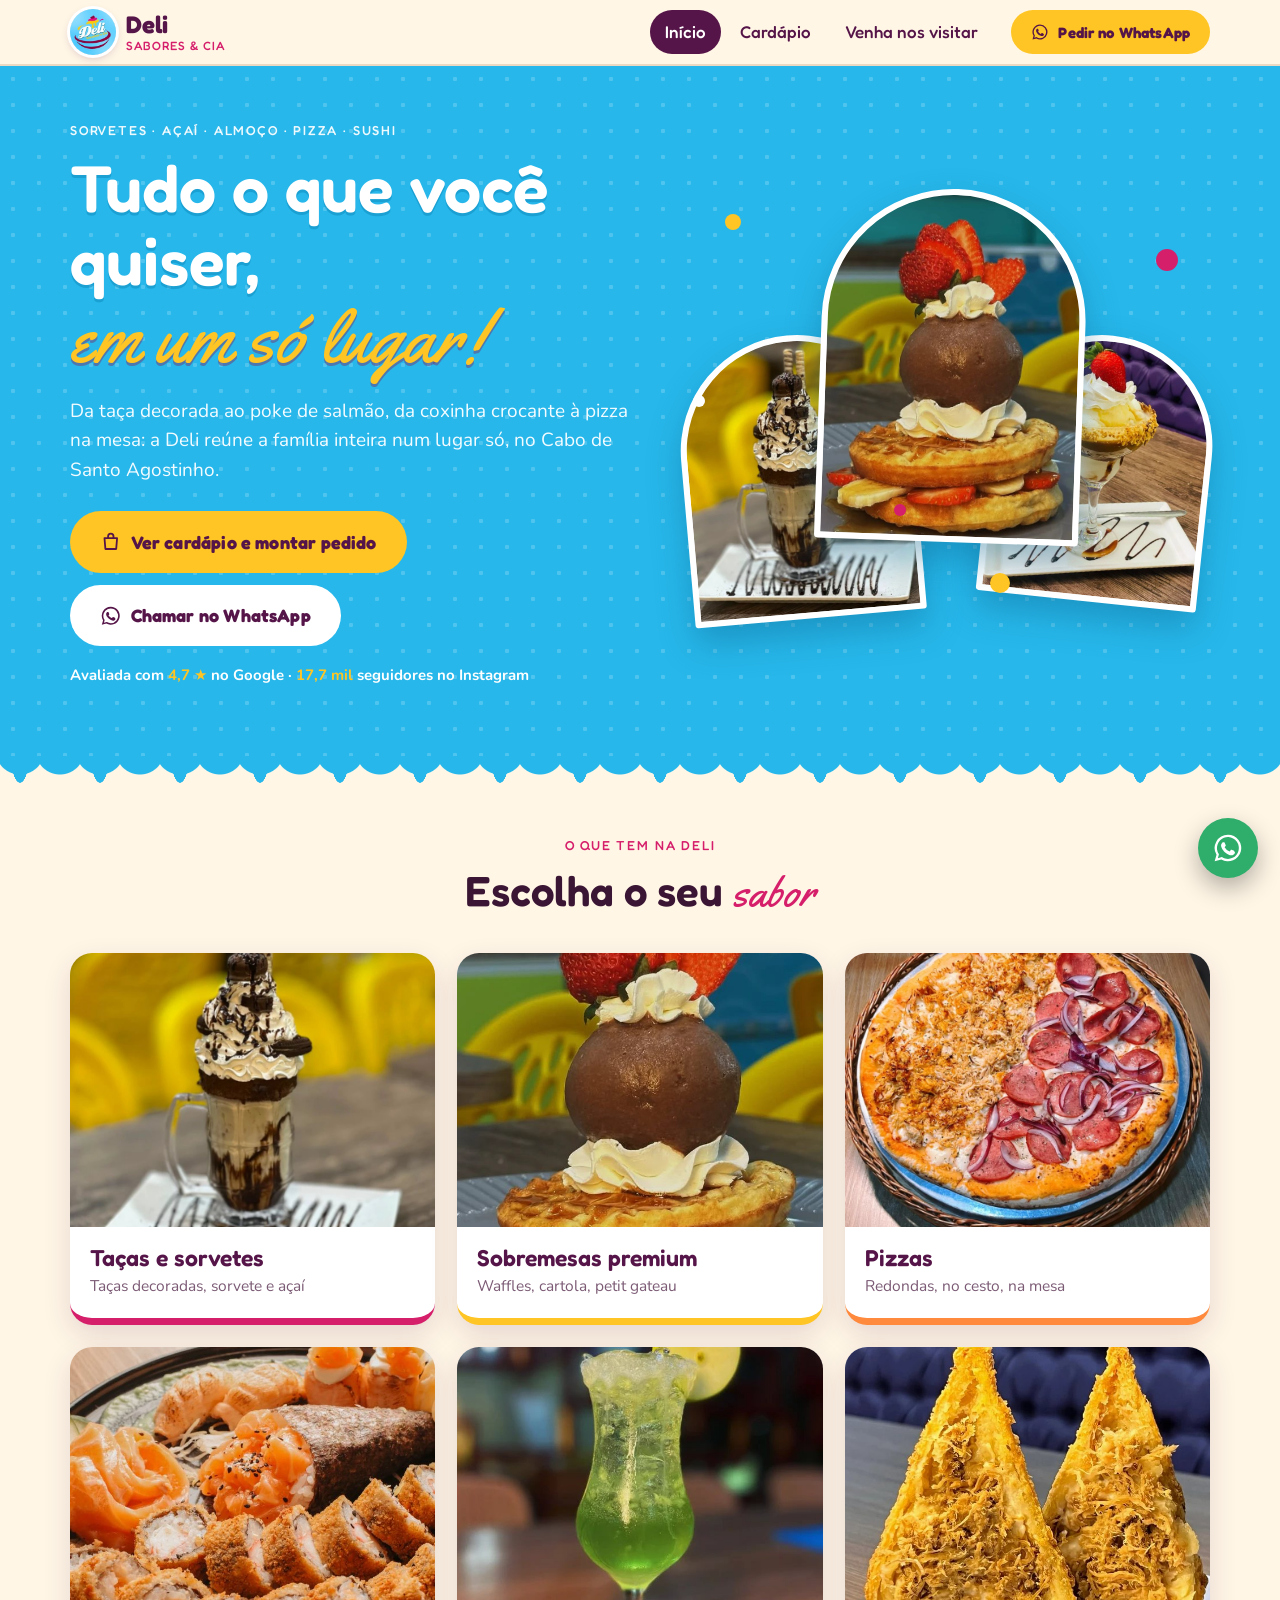
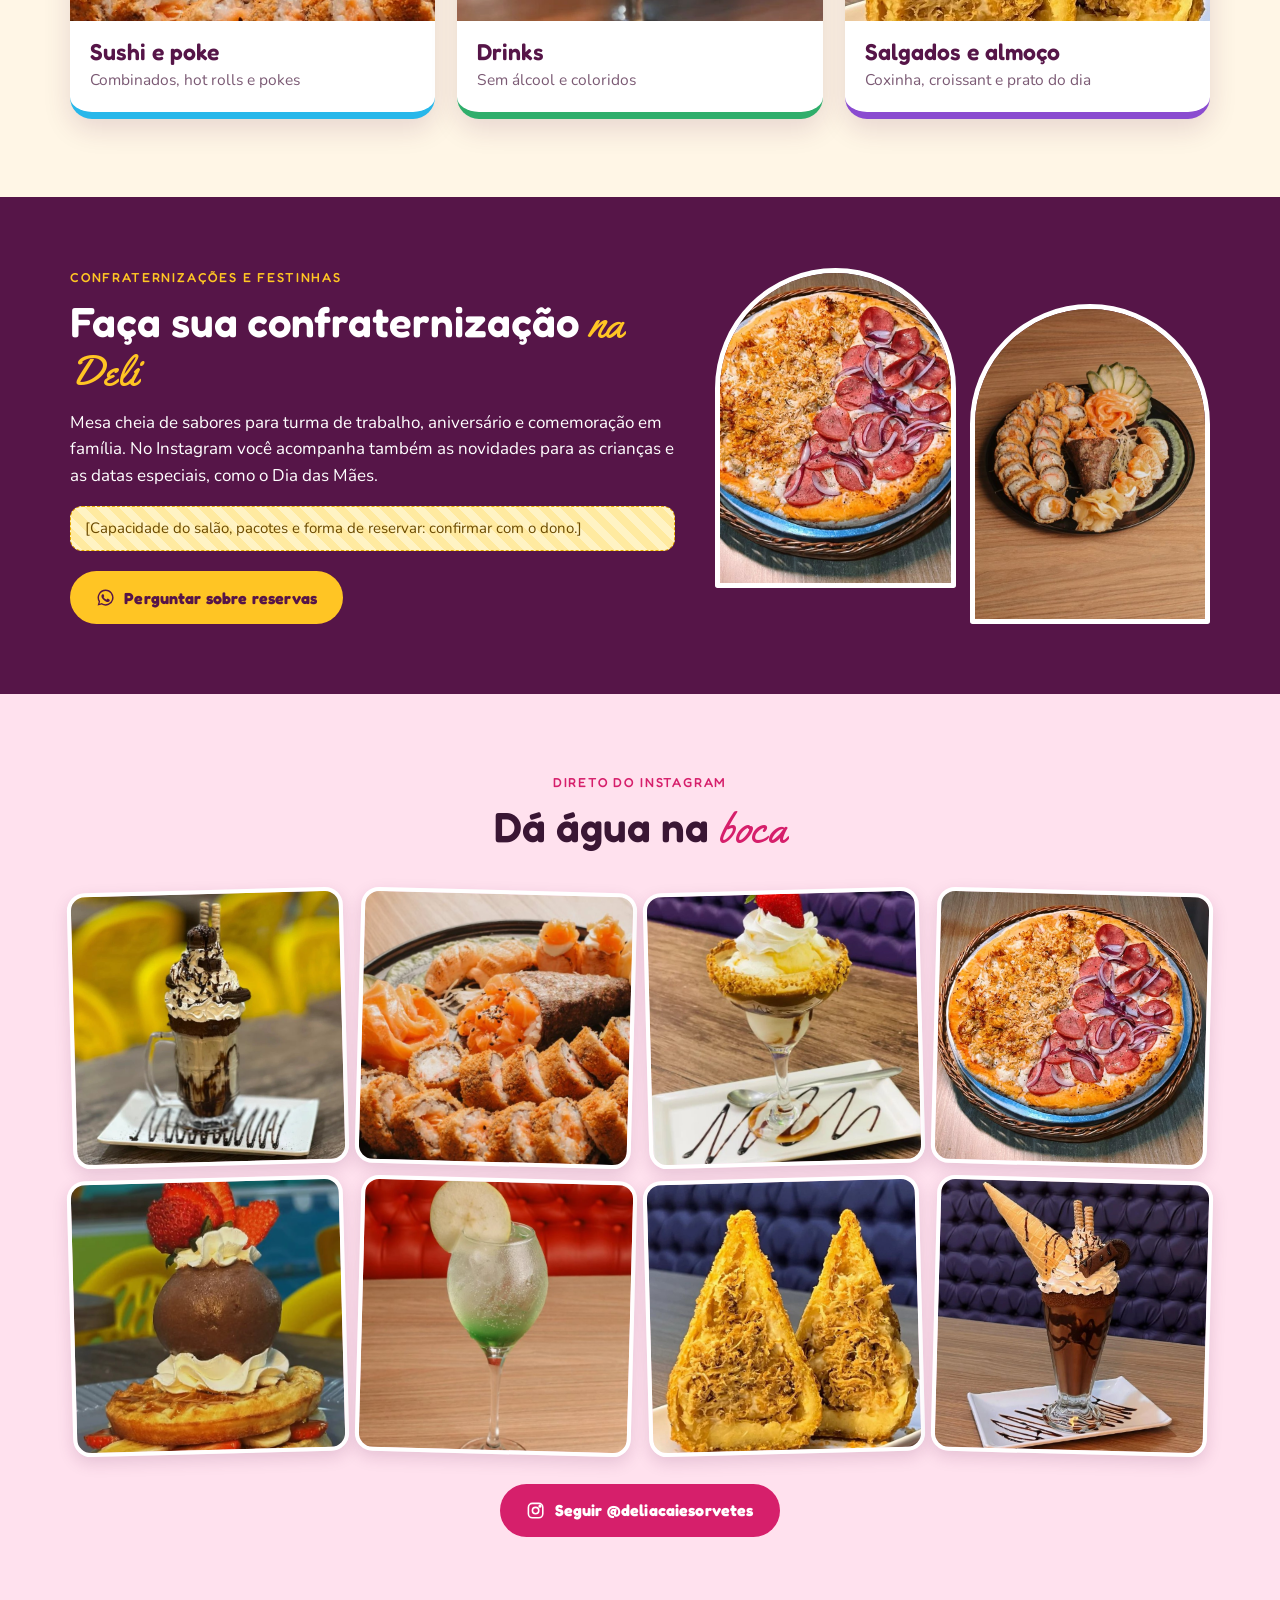
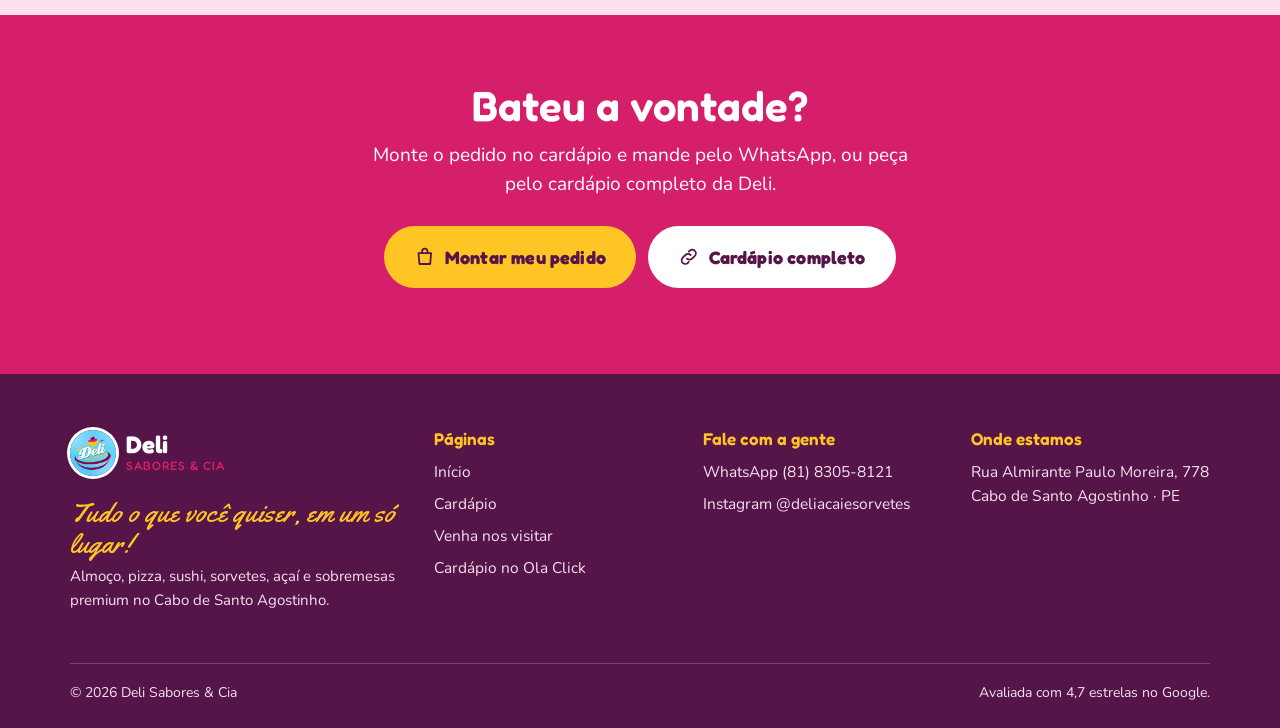
<file: index.html>
<!doctype html>
<html lang="pt-BR">
<head>
  <meta charset="utf-8">
  <meta name="viewport" content="width=device-width, initial-scale=1">
  <meta name="robots" content="noindex, nofollow">
  <title>Deli Sabores &amp; Cia | Sorvetes, açaí, pizza, sushi e sobremesas</title>
  <meta name="description" content="Tudo o que você quiser, em um só lugar: almoço, pizza, sushi, taças decoradas, sorvete, açaí e sobremesas premium no Cabo de Santo Agostinho.">
  <link rel="icon" href="img/logo.png">
  <link rel="preconnect" href="https://fonts.googleapis.com">
  <link rel="preconnect" href="https://fonts.gstatic.com" crossorigin>
  <link href="https://fonts.googleapis.com/css2?family=Fredoka:wght@400;500;600;700&family=Nunito:wght@400;600;700;800&family=Yellowtail&display=swap" rel="stylesheet">
  <link rel="stylesheet" href="css/style.css">
</head>
<body data-page="inicio">
  <div id="header"></div>

  <main>
    <section class="hero">
      <div class="container hero__in">
        <div class="hero__txt">
          <p class="eyebrow">Sorvetes · Açaí · Almoço · Pizza · Sushi</p>
          <h1>Tudo o que você quiser, <span class="script">em um só lugar!</span></h1>
          <p class="lead">Da taça decorada ao poke de salmão, da coxinha crocante à pizza na mesa: a Deli reúne a família inteira num lugar só, no Cabo de Santo Agostinho.</p>
          <div class="hero__btns">
            <a class="btn btn--amarelo btn--lg" href="cardapio.html" data-icon="sacola">Ver cardápio e montar pedido</a>
            <a class="btn btn--branco btn--lg" data-link="conversa" data-icon="whats">Chamar no WhatsApp</a>
          </div>
          <p class="hero__nota"><span>Avaliada com <strong>4,7 ★</strong> no Google · <strong>17,7 mil</strong> seguidores no Instagram</span></p>
        </div>
        <div class="hero__fotos" aria-hidden="true">
          <figure class="arco a1"><img src="img/fotos/milkshake-oreo.jpg" alt=""></figure>
          <figure class="arco a2"><img src="img/fotos/waffle.jpg" alt=""></figure>
          <figure class="arco a3"><img src="img/fotos/taca.jpg" alt=""></figure>
          <span class="conf c1"></span><span class="conf c2"></span><span class="conf c3"></span><span class="conf c4"></span><span class="conf c5"></span>
        </div>
      </div>
      <div class="calda calda--creme"></div>
    </section>

    <section class="secao">
      <div class="container">
        <header class="secao__head">
          <p class="eyebrow eyebrow--mag">O que tem na Deli</p>
          <h2 class="h2">Escolha o seu <span class="script">sabor</span></h2>
        </header>
        <div class="vitrine" data-vitrine></div>
      </div>
    </section>

    <section class="faixa-eventos">
      <div class="container eventos">
        <div class="eventos__txt">
          <p class="eyebrow eyebrow--amar">Confraternizações e festinhas</p>
          <h2 class="h2">Faça sua confraternização <span class="script">na Deli</span></h2>
          <p>Mesa cheia de sabores para turma de trabalho, aniversário e comemoração em família. No Instagram você acompanha também as novidades para as crianças e as datas especiais, como o Dia das Mães.</p>
          <p class="placeholder">[Capacidade do salão, pacotes e forma de reservar: confirmar com o dono.]</p>
          <a class="btn btn--amarelo" href="https://wa.me/558183058121?text=Ol%C3%A1%2C%20Deli!%20Queria%20informa%C3%A7%C3%B5es%20para%20fazer%20uma%20confraterniza%C3%A7%C3%A3o%20a%C3%AD." target="_blank" rel="noopener" data-icon="whats">Perguntar sobre reservas</a>
        </div>
        <div class="eventos__fotos" aria-hidden="true">
          <img src="img/fotos/pizza.jpg" alt="" loading="lazy">
          <img src="img/fotos/sushi-2.jpg" alt="" loading="lazy">
        </div>
      </div>
    </section>

    <section class="secao secao--feed">
      <div class="container">
        <header class="secao__head">
          <p class="eyebrow eyebrow--mag">Direto do Instagram</p>
          <h2 class="h2">Dá água na <span class="script">boca</span></h2>
        </header>
        <div class="feed" data-feed></div>
        <p class="feed__cta"><a class="btn btn--magenta" data-link="instagram" data-icon="insta">Seguir @deliacaiesorvetes</a></p>
      </div>
    </section>

    <section class="chamada">
      <div class="container chamada__in">
        <h2 class="h2">Bateu a vontade?</h2>
        <p>Monte o pedido no cardápio e mande pelo WhatsApp, ou peça pelo cardápio completo da Deli.</p>
        <div class="hero__btns" style="justify-content:center">
          <a class="btn btn--amarelo btn--lg" href="cardapio.html" data-icon="sacola">Montar meu pedido</a>
          <a class="btn btn--branco btn--lg" data-link="pedido" data-icon="link">Cardápio completo</a>
        </div>
      </div>
    </section>
  </main>

  <div id="footer"></div>
  <script src="js/data.js"></script>
  <script src="js/main.js"></script>
</body>
</html>
</file>
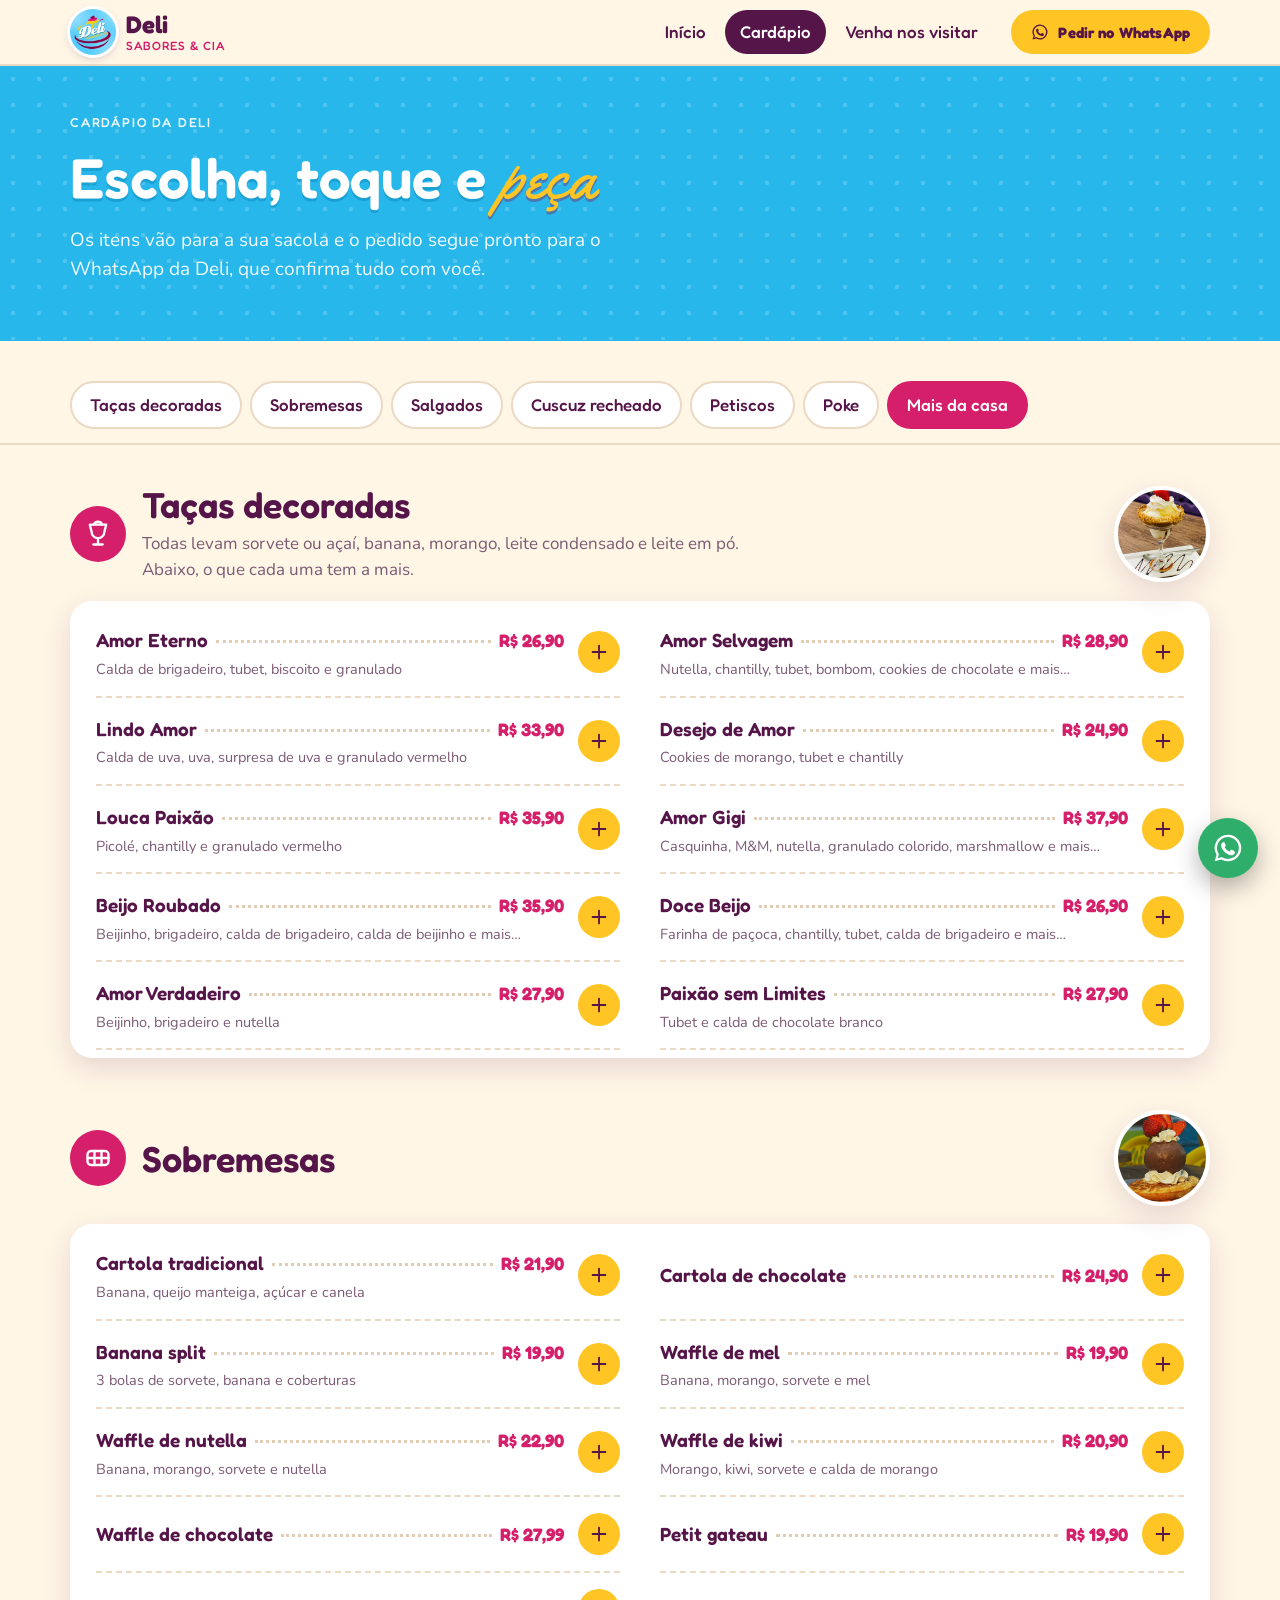
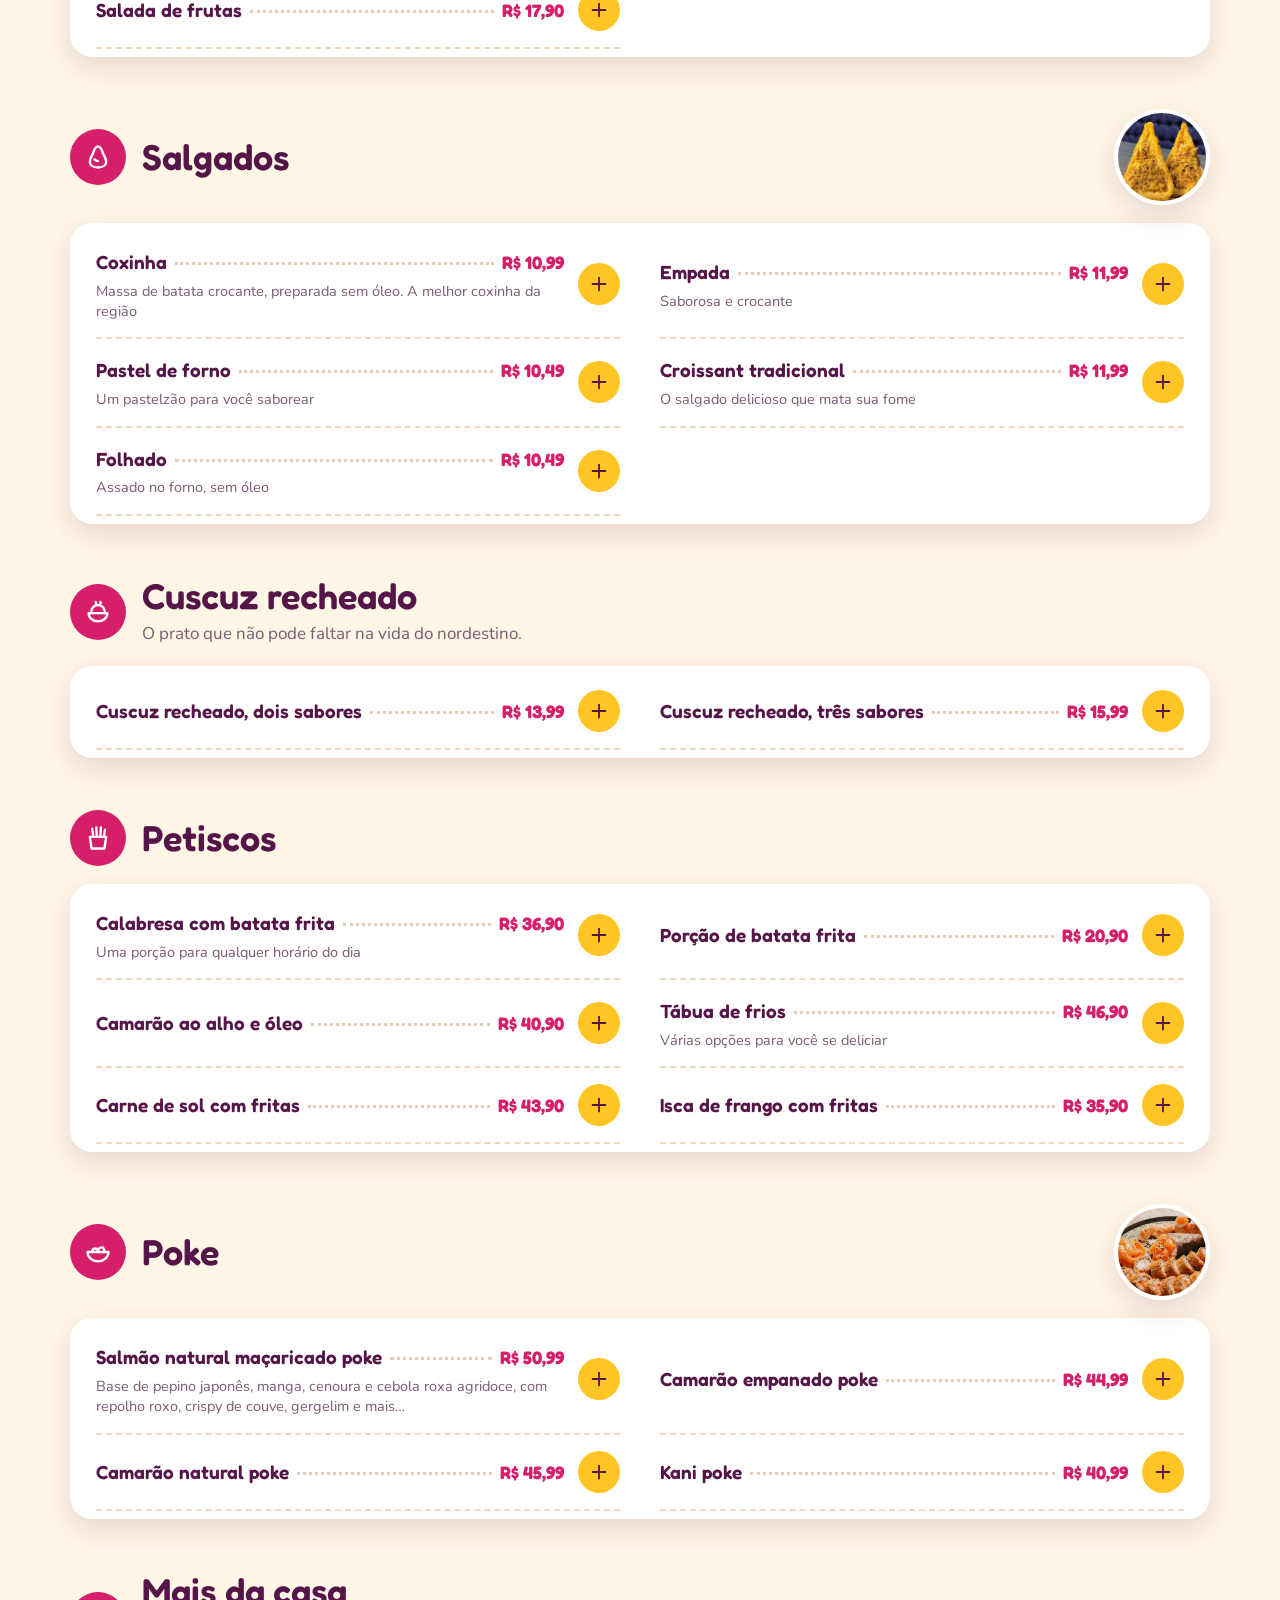
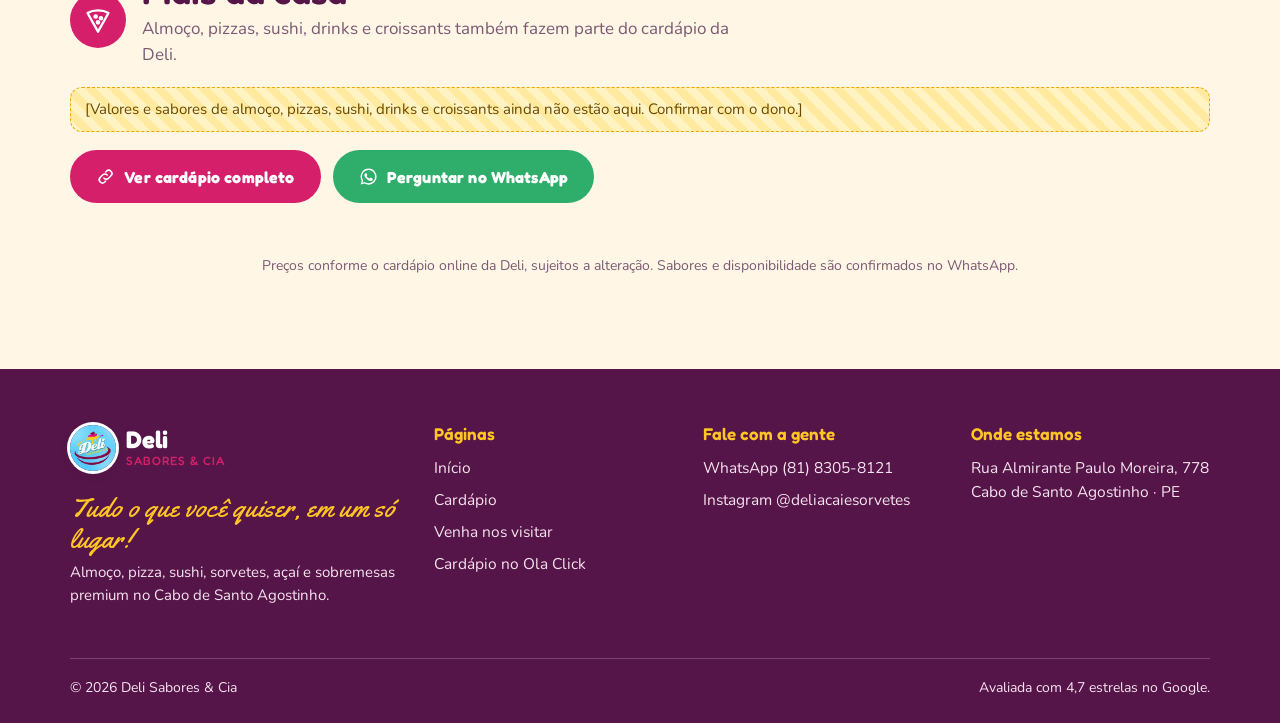
<file: cardapio.html>
<!doctype html>
<html lang="pt-BR">
<head>
  <meta charset="utf-8">
  <meta name="viewport" content="width=device-width, initial-scale=1">
  <meta name="robots" content="noindex, nofollow">
  <title>Cardápio | Deli Sabores &amp; Cia</title>
  <meta name="description" content="Taças decoradas, sobremesas, salgados, cuscuz recheado, petiscos e poke. Monte sua sacola e envie o pedido pelo WhatsApp.">
  <link rel="icon" href="img/logo.png">
  <link rel="preconnect" href="https://fonts.googleapis.com">
  <link rel="preconnect" href="https://fonts.gstatic.com" crossorigin>
  <link href="https://fonts.googleapis.com/css2?family=Fredoka:wght@400;500;600;700&family=Nunito:wght@400;600;700;800&family=Yellowtail&display=swap" rel="stylesheet">
  <link rel="stylesheet" href="css/style.css">
</head>
<body data-page="cardapio">
  <div id="header"></div>

  <main>
    <section class="pagina-topo">
      <div class="container">
        <p class="eyebrow">Cardápio da Deli</p>
        <h1 class="h1">Escolha, toque e <span class="script">peça</span></h1>
        <p class="lead">Os itens vão para a sua sacola e o pedido segue pronto para o WhatsApp da Deli, que confirma tudo com você.</p>
      </div>
      <div class="calda calda--creme"></div>
    </section>

    <div class="chips-wrap"><div class="container"><nav class="chips" data-chips aria-label="Categorias do cardápio"></nav></div></div>

    <section class="secao secao--cardapio">
      <div class="container">
        <div data-cardapio></div>
        <p class="nota-preco">Preços conforme o cardápio online da Deli, sujeitos a alteração. Sabores e disponibilidade são confirmados no WhatsApp.</p>
      </div>
    </section>
  </main>

  <div id="footer"></div>
  <script src="js/data.js"></script>
  <script src="js/main.js"></script>
</body>
</html>
</file>
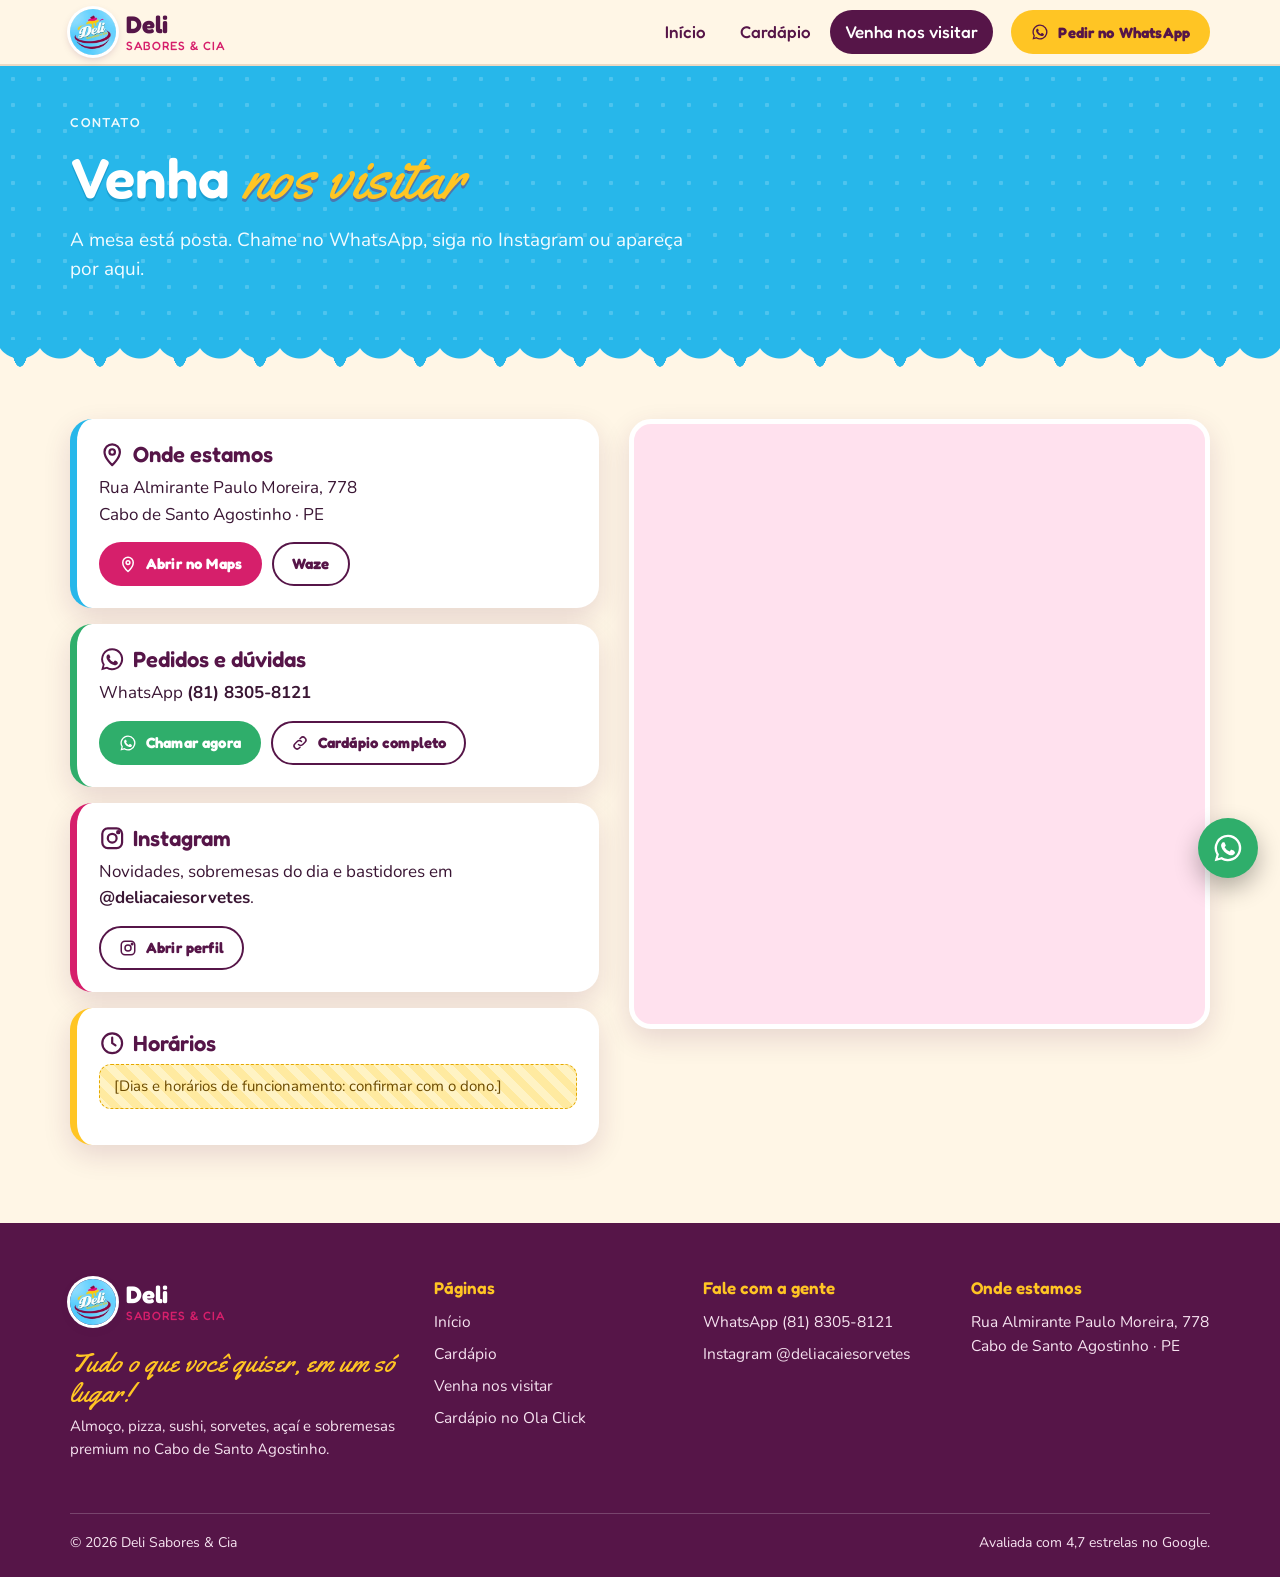
<file: contato.html>
<!doctype html>
<html lang="pt-BR">
<head>
  <meta charset="utf-8">
  <meta name="viewport" content="width=device-width, initial-scale=1">
  <meta name="robots" content="noindex, nofollow">
  <title>Venha nos visitar | Deli Sabores &amp; Cia</title>
  <meta name="description" content="Rua Almirante Paulo Moreira, 778, Cabo de Santo Agostinho. WhatsApp (81) 8305-8121.">
  <link rel="icon" href="img/logo.png">
  <link rel="preconnect" href="https://fonts.googleapis.com">
  <link rel="preconnect" href="https://fonts.gstatic.com" crossorigin>
  <link href="https://fonts.googleapis.com/css2?family=Fredoka:wght@400;500;600;700&family=Nunito:wght@400;600;700;800&family=Yellowtail&display=swap" rel="stylesheet">
  <link rel="stylesheet" href="css/style.css">
</head>
<body data-page="contato">
  <div id="header"></div>

  <main>
    <section class="pagina-topo">
      <div class="container">
        <p class="eyebrow">Contato</p>
        <h1 class="h1">Venha <span class="script">nos visitar</span></h1>
        <p class="lead">A mesa está posta. Chame no WhatsApp, siga no Instagram ou apareça por aqui.</p>
      </div>
      <div class="calda calda--creme"></div>
    </section>

    <section class="secao">
      <div class="container contato">
        <div class="contato__cards">
          <article class="ccard">
            <h2 class="h3" data-icon="pin">Onde estamos</h2>
            <p data-endereco></p>
            <div class="ccard__btns">
              <a class="btn btn--magenta btn--sm" data-link="mapa" data-icon="pin">Abrir no Maps</a>
              <a class="btn btn--contorno btn--sm" data-link="waze">Waze</a>
            </div>
          </article>
          <article class="ccard">
            <h2 class="h3" data-icon="whats">Pedidos e dúvidas</h2>
            <p>WhatsApp <strong>(81) 8305-8121</strong></p>
            <div class="ccard__btns">
              <a class="btn btn--whats btn--sm" data-link="conversa" data-icon="whats">Chamar agora</a>
              <a class="btn btn--contorno btn--sm" data-link="pedido" data-icon="link">Cardápio completo</a>
            </div>
          </article>
          <article class="ccard">
            <h2 class="h3" data-icon="insta">Instagram</h2>
            <p>Novidades, sobremesas do dia e bastidores em <strong>@deliacaiesorvetes</strong>.</p>
            <div class="ccard__btns"><a class="btn btn--contorno btn--sm" data-link="instagram" data-icon="insta">Abrir perfil</a></div>
          </article>
          <article class="ccard">
            <h2 class="h3" data-icon="clock">Horários</h2>
            <p class="placeholder">[Dias e horários de funcionamento: confirmar com o dono.]</p>
          </article>
        </div>
        <div class="mapa" data-map></div>
      </div>
    </section>
  </main>

  <div id="footer"></div>
  <script src="js/data.js"></script>
  <script src="js/main.js"></script>
</body>
</html>
</file>
<file: css/style.css>
:root {
  --ciano: #27b7ea;
  --ciano-esc: #0b85b8;
  --ameixa: #561548;
  --ameixa-2: #7a2a68;
  --magenta: #d61f6b;
  --rosa: #ffe1ee;
  --amarelo: #ffc524;
  --amarelo-esc: #e5a900;
  --creme: #fff6e6;
  --branco: #fff;
  --verde: #2fae6b;
  --texto: #3a1634;
  --suave: #7b5a74;
  --linha: #ecd9c4;
  --raio: 22px;
  --sombra: 0 10px 28px rgba(86, 21, 72, .14);
  --head: 64px;
  --f-tit: "Fredoka", "Trebuchet MS", sans-serif;
  --f-txt: "Nunito", system-ui, sans-serif;
  --f-script: "Yellowtail", cursive;
}
*, *::before, *::after { box-sizing: border-box; }
html { scroll-behavior: smooth; scroll-padding-top: calc(var(--head) + 70px); }
body { margin: 0; font-family: var(--f-txt); color: var(--texto); background: var(--creme); line-height: 1.55; font-size: 17px; overflow-x: hidden; }
img { max-width: 100%; display: block; }
a { color: inherit; }
h1, h2, h3, h4 { font-family: var(--f-tit); line-height: 1.1; margin: 0; font-weight: 600; }
p { margin: 0 0 1em; }
ul { padding: 0; margin: 0; list-style: none; }
svg { width: 1.2em; height: 1.2em; flex: none; }
.container { width: min(1140px, 100% - 32px); margin-inline: auto; }
#header, #footer { display: contents; }
.script { font-family: var(--f-script); font-weight: 400; letter-spacing: .01em; color: var(--amarelo); }
.h1 { font-size: clamp(34px, 6vw, 56px); }
.h2 { font-size: clamp(28px, 4.4vw, 42px); }
.h3 { font-size: 22px; display: flex; align-items: center; gap: 8px; }
.eyebrow { font-family: var(--f-tit); text-transform: uppercase; letter-spacing: .14em; font-size: 13px; font-weight: 500; margin-bottom: 12px; opacity: .92; }
.eyebrow--mag { color: var(--magenta); opacity: 1; }
.eyebrow--amar { color: var(--amarelo); opacity: 1; }
.lead { font-size: 19px; max-width: 56ch; }
.placeholder { background: repeating-linear-gradient(45deg, #fff3c4, #fff3c4 8px, #ffeaa0 8px, #ffeaa0 16px); border: 1px dashed var(--amarelo-esc); border-radius: 12px; padding: 10px 14px; font-size: 15px; color: #6b4a00; }

/* botões */
.btn { display: inline-flex; align-items: center; justify-content: center; gap: 9px; font: 700 16px/1 var(--f-tit); letter-spacing: .01em; padding: 15px 24px; border-radius: 999px; border: 2px solid transparent; text-decoration: none; cursor: pointer; transition: transform .15s, box-shadow .15s, background .15s; }
.btn:hover { transform: translateY(-2px); box-shadow: 0 8px 18px rgba(86, 21, 72, .22); }
.btn:focus-visible, .chip:focus-visible, .item__add:focus-visible, .menu-toggle:focus-visible { outline: 3px solid var(--ameixa); outline-offset: 3px; }
.btn--sm { padding: 11px 18px; font-size: 15px; }
.btn--lg { padding: 18px 28px; font-size: 18px; }
.btn--amarelo { background: var(--amarelo); color: var(--ameixa); }
.btn--branco { background: #fff; color: var(--ameixa); }
.btn--magenta { background: var(--magenta); color: #fff; }
.btn--whats { background: var(--verde); color: #fff; }
.btn--contorno { background: transparent; border-color: var(--ameixa); color: var(--ameixa); }

/* topo */
.topbar { position: sticky; top: 0; z-index: 50; background: var(--creme); border-bottom: 2px solid var(--linha); min-height: var(--head); }
.topbar__inner { display: flex; align-items: center; gap: 18px; min-height: var(--head); }
.brand { display: inline-flex; align-items: center; gap: 10px; text-decoration: none; color: var(--ameixa); font-family: var(--f-tit); font-weight: 700; font-size: 24px; line-height: 1; }
.brand img { width: 46px; height: 46px; border-radius: 50%; object-fit: cover; box-shadow: 0 0 0 3px #fff, 0 3px 8px rgba(86, 21, 72, .25); }
.brand span { display: flex; flex-direction: column; }
.brand small { font-size: 12px; font-weight: 500; letter-spacing: .08em; text-transform: uppercase; color: var(--magenta); margin-top: 3px; }
.nav { display: flex; gap: 4px; margin-left: auto; }
.nav a { text-decoration: none; font-family: var(--f-tit); font-weight: 500; padding: 9px 15px; border-radius: 999px; color: var(--ameixa); }
.nav a:hover { background: var(--rosa); }
.nav a[aria-current="page"] { background: var(--ameixa); color: #fff; }
.menu-toggle { display: none; margin-left: auto; width: 46px; height: 46px; border: 0; border-radius: 50%; background: var(--ameixa); color: #fff; cursor: pointer; align-items: center; justify-content: center; }
.menu-toggle svg { width: 24px; height: 24px; }

/* calda (borda de glacê) */
.calda { position: absolute; left: 0; right: 0; bottom: -27px; height: 28px; pointer-events: none; z-index: 2;
  background:
    radial-gradient(ellipse 9px 27px at 20px 0, var(--ciano) 98%, transparent 100%) 0 0 / 80px 28px repeat-x,
    radial-gradient(circle at 20px -6px, var(--ciano) 24px, transparent 25px) 0 0 / 40px 28px repeat-x; }

/* hero */
.hero { position: relative; background: var(--ciano); color: #fff; padding: 54px 0 70px; z-index: 2;
  background-image: radial-gradient(rgba(255, 255, 255, .18) 2px, transparent 2.5px); background-size: 26px 26px; }
.hero__in { display: grid; grid-template-columns: 1.05fr .95fr; gap: 30px; align-items: center; }
.hero h1 { font-size: clamp(38px, 6.4vw, 66px); margin-bottom: 18px; text-shadow: 0 3px 0 rgba(11, 133, 184, .45); }
.hero h1 .script { font-size: 1.12em; display: inline-block; text-shadow: 0 3px 0 rgba(122, 42, 104, .45); }
.hero .lead { color: #f2fbff; }
.hero__btns { display: flex; flex-wrap: wrap; gap: 12px; margin: 26px 0 18px; }
.hero__nota { display: flex; align-items: center; gap: 8px; font-weight: 700; font-size: 15px; margin: 0; }
.hero__nota strong { color: var(--amarelo); }
.hero__fotos { position: relative; height: 430px; }
.arco { position: absolute; margin: 0; border: 6px solid #fff; border-radius: 999px 999px 26px 26px; overflow: hidden; box-shadow: 0 16px 34px rgba(11, 100, 140, .4); background: #fff; }
.arco img { width: 100%; height: 100%; object-fit: cover; }
.a1 { width: 44%; height: 66%; left: 0; bottom: 0; transform: rotate(-5deg); }
.a2 { width: 50%; height: 82%; left: 26%; top: 0; z-index: 2; transform: rotate(2deg); }
.a3 { width: 42%; height: 62%; right: 0; bottom: 4%; transform: rotate(6deg); }
.conf { position: absolute; width: 16px; height: 16px; border-radius: 50%; z-index: 3; }
.c1 { background: var(--amarelo); top: 6%; left: 8%; }
.c2 { background: var(--magenta); top: 14%; right: 6%; width: 22px; height: 22px; }
.c3 { background: #fff; top: 48%; left: 2%; width: 12px; height: 12px; }
.c4 { background: var(--amarelo); bottom: 6%; right: 38%; width: 20px; height: 20px; }
.c5 { background: var(--magenta); bottom: 24%; left: 40%; width: 12px; height: 12px; }

/* seções */
.secao { padding: 78px 0; }
.secao__head { text-align: center; margin-bottom: 38px; }
.secao__head .h2 .script { color: var(--magenta); }

.vitrine { display: grid; grid-template-columns: repeat(3, 1fr); gap: 22px; }
.vit { display: flex; flex-direction: column; text-decoration: none; background: #fff; border-radius: var(--raio); overflow: hidden; box-shadow: var(--sombra); border-bottom: 7px solid var(--c); transition: transform .2s; }
.vit:hover { transform: translateY(-6px) rotate(-.6deg); }
.vit__foto { aspect-ratio: 4 / 3; overflow: hidden; }
.vit__foto img { width: 100%; height: 100%; object-fit: cover; transition: transform .4s; }
.vit:hover .vit__foto img { transform: scale(1.06); }
.vit__txt { padding: 18px 20px 20px; }
.vit__txt h3 { font-size: 23px; color: var(--ameixa); margin-bottom: 4px; }
.vit__txt p { margin: 0; color: var(--suave); font-size: 15.5px; }
.cor-magenta { --c: var(--magenta); } .cor-amarelo { --c: var(--amarelo); } .cor-laranja { --c: #ff8a3d; }
.cor-ciano { --c: var(--ciano); } .cor-verde { --c: var(--verde); } .cor-roxo { --c: #8a4bd0; }

.faixa-eventos { background: var(--ameixa); color: #fff; padding: 70px 0; position: relative; }
.eventos { display: grid; grid-template-columns: 1.1fr .9fr; gap: 40px; align-items: center; }
.eventos .h2 { margin-bottom: 16px; }
.eventos .placeholder { margin-bottom: 20px; }
.eventos__fotos { display: grid; grid-template-columns: 1fr 1fr; gap: 14px; }
.eventos__fotos img { width: 100%; aspect-ratio: 3 / 4; object-fit: cover; border-radius: 999px 999px 22px 22px; border: 5px solid #fff; }
.eventos__fotos img:last-child { margin-top: 36px; }

.secao--feed { background: var(--rosa); }
.feed { display: grid; grid-template-columns: repeat(4, 1fr); gap: 12px; }
.feed a { display: block; aspect-ratio: 1; border-radius: 18px; overflow: hidden; border: 4px solid #fff; box-shadow: 0 6px 16px rgba(86, 21, 72, .15); transition: transform .2s; }
.feed a:nth-child(odd) { transform: rotate(-1.5deg); } .feed a:nth-child(even) { transform: rotate(1.5deg); }
.feed a:hover { transform: scale(1.04) rotate(0); }
.feed img { width: 100%; height: 100%; object-fit: cover; }
.feed__cta { text-align: center; margin: 30px 0 0; }

.chamada { background: var(--magenta); color: #fff; text-align: center; padding: 68px 0; }
.chamada__in p { max-width: 52ch; margin: 12px auto 0; font-size: 19px; }
.chamada .h2 { color: #fff; }

/* páginas internas */
.pagina-topo { position: relative; z-index: 3; background: var(--ciano); color: #fff; padding: 46px 0 56px;
  background-image: radial-gradient(rgba(255, 255, 255, .18) 2px, transparent 2.5px); background-size: 26px 26px; }
.pagina-topo .h1 { margin-bottom: 14px; text-shadow: 0 3px 0 rgba(11, 133, 184, .45); }
.pagina-topo .h1 .script { font-size: 1.1em; text-shadow: 0 3px 0 rgba(122, 42, 104, .45); }
.pagina-topo .lead { color: #f2fbff; margin: 0; }

/* cardápio */
.chips-wrap { position: sticky; top: var(--head); z-index: 40; background: var(--creme); border-bottom: 2px solid var(--linha); padding-top: 28px; }
.chips { display: flex; gap: 8px; overflow-x: auto; padding: 12px 0 14px; scrollbar-width: none; }
.chips::-webkit-scrollbar { display: none; }
.chip { flex: none; text-decoration: none; font-family: var(--f-tit); font-weight: 500; padding: 9px 18px; border-radius: 999px; background: #fff; border: 2px solid var(--linha); color: var(--ameixa); white-space: nowrap; }
.chip.is-active { background: var(--magenta); border-color: var(--magenta); color: #fff; }
.secao--cardapio { padding-top: 40px; }
.cat { margin-bottom: 52px; }
.cat__head { display: flex; align-items: center; gap: 16px; margin-bottom: 18px; }
.cat__head h2 { font-size: clamp(26px, 4vw, 36px); color: var(--ameixa); }
.cat__head p { margin: 6px 0 0; color: var(--suave); max-width: 60ch; }
.cat__ic { flex: none; width: 56px; height: 56px; border-radius: 50%; background: var(--magenta); color: #fff; display: grid; place-items: center; }
.cat__ic svg { width: 28px; height: 28px; }
.cat__foto { margin-left: auto; width: 96px; height: 96px; object-fit: cover; border-radius: 50%; border: 4px solid #fff; box-shadow: var(--sombra); flex: none; }
.itens { display: grid; grid-template-columns: 1fr 1fr; gap: 0 40px; background: #fff; border-radius: var(--raio); padding: 8px 26px; box-shadow: var(--sombra); }
.item { display: flex; align-items: center; gap: 14px; padding: 16px 0; border-bottom: 2px dashed var(--linha); }
.item__txt { flex: 1; min-width: 0; }
.item__linha { display: flex; align-items: baseline; gap: 8px; }
.item__nome { font-family: var(--f-tit); font-weight: 600; font-size: 19px; color: var(--ameixa); }
.item__pontos { flex: 1; border-bottom: 3px dotted #e2cdb4; transform: translateY(-4px); min-width: 12px; }
.item__preco { font-family: var(--f-tit); font-weight: 700; color: var(--magenta); font-size: 18px; white-space: nowrap; }
.item__desc { display: block; font-size: 14.5px; color: var(--suave); line-height: 1.4; margin-top: 4px; }
.item__add { flex: none; width: 42px; height: 42px; border-radius: 50%; border: 0; background: var(--amarelo); color: var(--ameixa); display: grid; place-items: center; cursor: pointer; transition: transform .15s; }
.item__add:hover { transform: scale(1.1); }
.item__add svg { width: 22px; height: 22px; }
.item__add.tem { background: var(--magenta); color: #fff; font: 700 17px var(--f-tit); }
.cat--outros .placeholder { margin-bottom: 18px; }
.outros__btns { display: flex; flex-wrap: wrap; gap: 12px; }
.nota-preco { font-size: 14px; color: var(--suave); text-align: center; }

/* sacola */
.sacola-barra { position: fixed; left: 0; right: 0; bottom: 0; z-index: 70; display: none; align-items: center; justify-content: space-between; gap: 12px; padding: 12px 18px; background: var(--ameixa); color: #fff; box-shadow: 0 -8px 24px rgba(0, 0, 0, .25); }
.sacola-barra.is-on { display: flex; }
.sacola-barra__info { display: flex; flex-direction: column; line-height: 1.2; font-family: var(--f-tit); }
.sacola-barra__info span { color: var(--amarelo); font-weight: 600; }
.sacola-dialog { border: 0; border-radius: 26px; padding: 0; width: min(520px, 100% - 24px); max-height: 92vh; background: var(--creme); color: var(--texto); box-shadow: 0 24px 60px rgba(0, 0, 0, .4); }
.sacola-dialog::backdrop { background: rgba(60, 10, 50, .6); }
.sacola-dialog__in { padding: 22px; display: grid; gap: 14px; }
.dlg-topo { display: flex; justify-content: space-between; align-items: center; }
.dlg-topo .h3 { margin: 0; }
.x { width: 40px; height: 40px; border-radius: 50%; border: 0; background: var(--rosa); color: var(--ameixa); cursor: pointer; display: grid; place-items: center; }
.sacola-lista { display: grid; gap: 0; max-height: 34vh; overflow: auto; background: #fff; border-radius: 16px; padding: 4px 14px; }
.sacola-lista li { display: flex; align-items: center; justify-content: space-between; gap: 10px; padding: 11px 0; border-bottom: 1px dashed var(--linha); }
.sacola-lista li:last-child { border: 0; }
.sl__nome { font-family: var(--f-tit); font-weight: 600; color: var(--ameixa); line-height: 1.2; }
.sl__nome small { display: block; font: 400 13px var(--f-txt); color: var(--suave); }
.step { display: inline-flex; align-items: center; gap: 8px; flex: none; }
.step button { width: 32px; height: 32px; border-radius: 50%; border: 0; background: var(--amarelo); color: var(--ameixa); display: grid; place-items: center; cursor: pointer; }
.step svg { width: 16px; height: 16px; }
.step b { min-width: 20px; text-align: center; font-family: var(--f-tit); }
.sacola-total { display: flex; justify-content: space-between; margin: 0; font-family: var(--f-tit); font-size: 20px; color: var(--ameixa); }
.sacola-total strong { color: var(--magenta); }
.entrega { border: 0; padding: 0; margin: 0; display: flex; flex-wrap: wrap; gap: 8px; }
.entrega legend { font-weight: 700; font-size: 14px; margin-bottom: 8px; padding: 0; }
.entrega input { position: absolute; opacity: 0; pointer-events: none; }
.entrega label { padding: 9px 16px; border-radius: 999px; border: 2px solid var(--linha); background: #fff; font-family: var(--f-tit); font-weight: 500; cursor: pointer; }
.entrega input:checked + label { background: var(--magenta); border-color: var(--magenta); color: #fff; }
.entrega input:focus-visible + label { outline: 3px solid var(--ameixa); outline-offset: 2px; }
.campo { display: grid; gap: 5px; font-weight: 700; font-size: 14px; }
.campo input, .campo textarea { font: 400 16px var(--f-txt); padding: 11px 13px; border-radius: 12px; border: 2px solid var(--linha); background: #fff; color: var(--texto); width: 100%; }
.campo input:focus, .campo textarea:focus { outline: 3px solid var(--ciano); border-color: var(--ciano); }
.nota { font-size: 13.5px; color: var(--suave); margin: 0; }
.btns { display: flex; gap: 10px; }

/* contato */
.contato { display: grid; grid-template-columns: 1fr 1.1fr; gap: 30px; align-items: start; }
.contato__cards { display: grid; gap: 16px; }
.ccard { background: #fff; border-radius: var(--raio); padding: 22px; box-shadow: var(--sombra); border-left: 7px solid var(--ciano); }
.ccard:nth-child(2) { border-color: var(--verde); } .ccard:nth-child(3) { border-color: var(--magenta); } .ccard:nth-child(4) { border-color: var(--amarelo); }
.ccard .h3 { color: var(--ameixa); margin-bottom: 8px; }
.ccard p { margin-bottom: 14px; }
.ccard__btns { display: flex; flex-wrap: wrap; gap: 10px; }
.mapa { position: sticky; top: calc(var(--head) + 20px); border-radius: var(--raio); overflow: hidden; box-shadow: var(--sombra); border: 5px solid #fff; aspect-ratio: 4 / 4.2; background: var(--rosa); }
.mapa iframe { width: 100%; height: 100%; border: 0; }

/* rodapé */
.footer { background: var(--ameixa); color: #f6e3f0; padding: 56px 0 24px; }
.footer .brand { color: #fff; }
.footer__grid { display: grid; grid-template-columns: 1.4fr 1fr 1fr 1fr; gap: 30px; }
.footer h4 { color: var(--amarelo); font-size: 17px; margin-bottom: 12px; }
.footer li { margin-bottom: 8px; font-size: 15.5px; }
.footer a { text-decoration: none; } .footer li a:hover { color: var(--amarelo); }
.footer__slogan { font-family: var(--f-script); font-size: 28px; color: var(--amarelo); margin: 14px 0 6px; line-height: 1.1; }
.footer__fim { display: flex; justify-content: space-between; flex-wrap: wrap; gap: 8px; margin-top: 36px; padding-top: 18px; border-top: 1px solid rgba(255, 255, 255, .2); font-size: 14px; }

.fab-whats { position: fixed; right: 22px; bottom: 22px; z-index: 60; width: 60px; height: 60px; border-radius: 50%; background: var(--verde); color: #fff; display: grid; place-items: center; box-shadow: 0 10px 24px rgba(0, 0, 0, .3); transition: transform .15s; }
.fab-whats:hover { transform: scale(1.08); }
.fab-whats svg { width: 32px; height: 32px; }
.tem-sacola .fab-whats { bottom: 92px; }
.mobile-cta { display: none; }

.reveal { opacity: 0; transform: translateY(22px); transition: opacity .6s, transform .6s; }
.reveal.is-in { opacity: 1; transform: none; }
@media (prefers-reduced-motion: reduce) { .reveal { opacity: 1; transform: none; transition: none; } html { scroll-behavior: auto; } * { transition: none !important; } }

/* tablet e celular */
@media (max-width: 900px) {
  .hero__in, .eventos, .contato { grid-template-columns: 1fr; }
  .hero__fotos { height: 340px; max-width: 520px; width: 100%; margin: 10px auto 0; }
  .vitrine { grid-template-columns: repeat(2, 1fr); }
  .itens { grid-template-columns: 1fr; padding: 4px 18px; }
  .feed { grid-template-columns: repeat(2, 1fr); }
  .footer__grid { grid-template-columns: 1fr 1fr; }
  .mapa { position: static; aspect-ratio: 4 / 3; }
  .topbar__inner > .btn { display: none; }
  .menu-toggle { display: inline-flex; }
  .nav { display: none; position: absolute; top: 100%; left: 0; right: 0; flex-direction: column; background: var(--creme); padding: 12px 16px 18px; border-bottom: 2px solid var(--linha); box-shadow: var(--sombra); }
  .nav.is-open { display: flex; }
  .nav a { padding: 13px 16px; font-size: 18px; }
  .fab-whats { display: none; }
  .mobile-cta { display: flex; gap: 10px; position: sticky; bottom: 0; z-index: 60; padding: 10px 14px; background: var(--creme); border-top: 2px solid var(--linha); }
  .mobile-cta .btn { flex: 1 1 0; min-width: 0; padding: 13px 10px; font-size: 15px; }
  .sacola-barra { bottom: 0; z-index: 80; }
  .tem-sacola .mobile-cta { display: none; }
}
@media (max-width: 560px) {
  body { font-size: 16px; }
  .secao { padding: 56px 0; }
  .hero { padding: 36px 0 56px; }
  .hero__fotos { height: 290px; }
  .hero__btns .btn { width: 100%; }
  .vitrine { grid-template-columns: 1fr; }
  .vit { flex-direction: row; align-items: stretch; }
  .vit__foto { aspect-ratio: auto; width: 38%; flex: none; }
  .vit__txt { padding: 14px 16px; align-self: center; }
  .vit__txt h3 { font-size: 20px; }
  .eventos__fotos img:last-child { margin-top: 20px; }
  .cat__foto { display: none; }
  .cat__ic { width: 46px; height: 46px; }
  .item__nome { font-size: 17px; }
  .footer__grid { grid-template-columns: 1fr; }
  .brand { font-size: 21px; }
}
</file>
